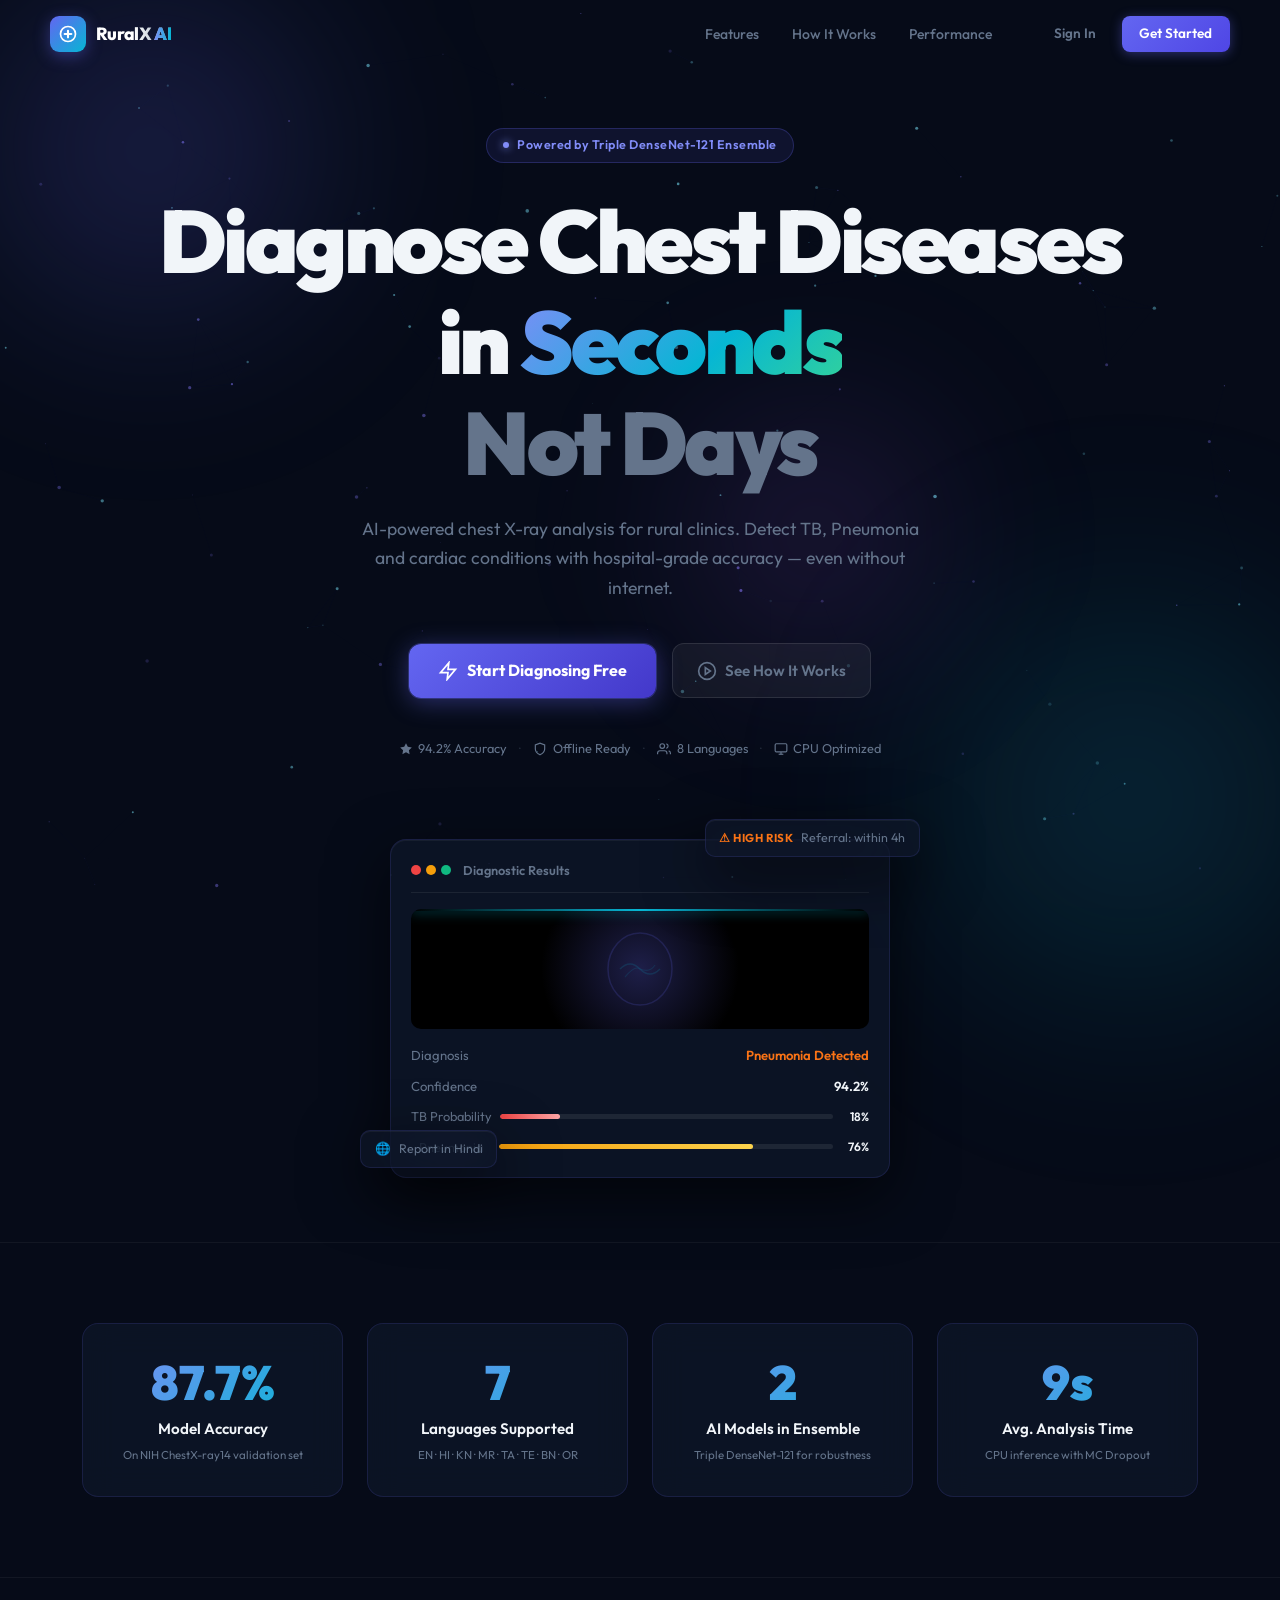
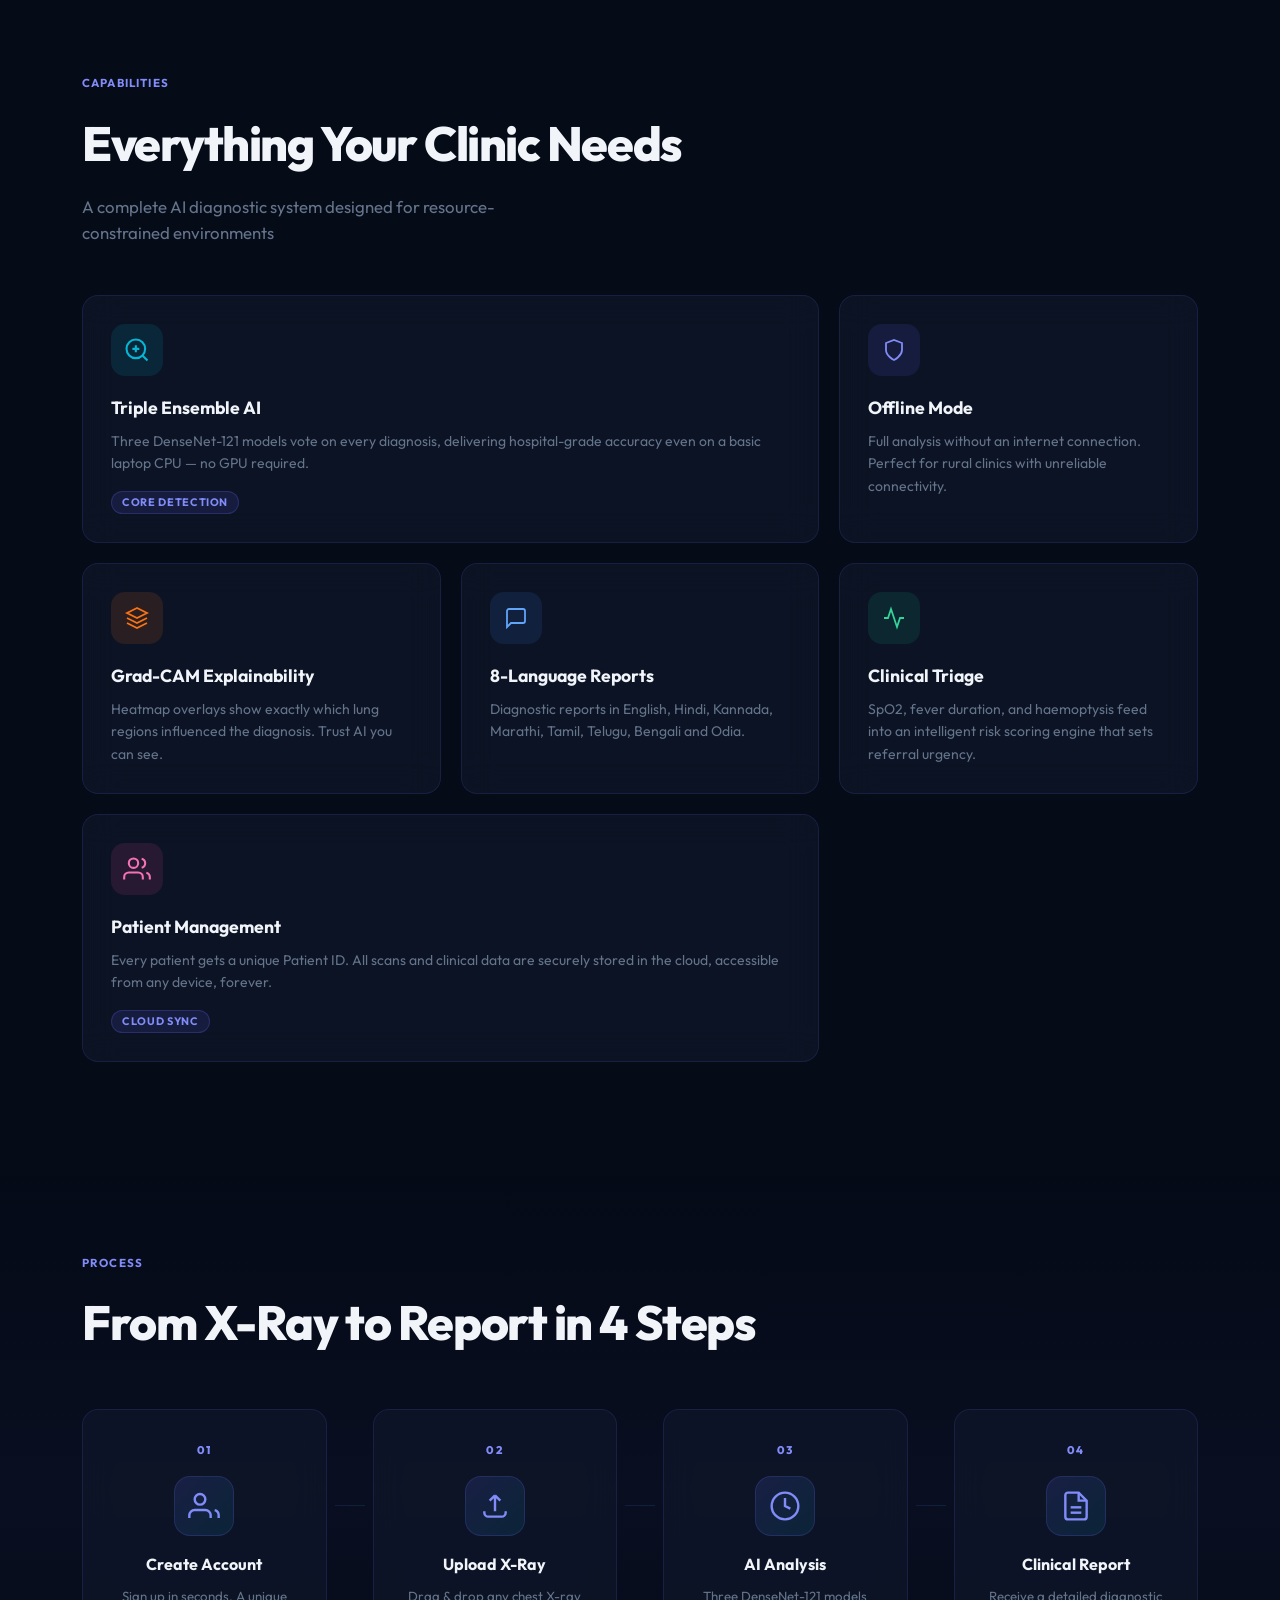
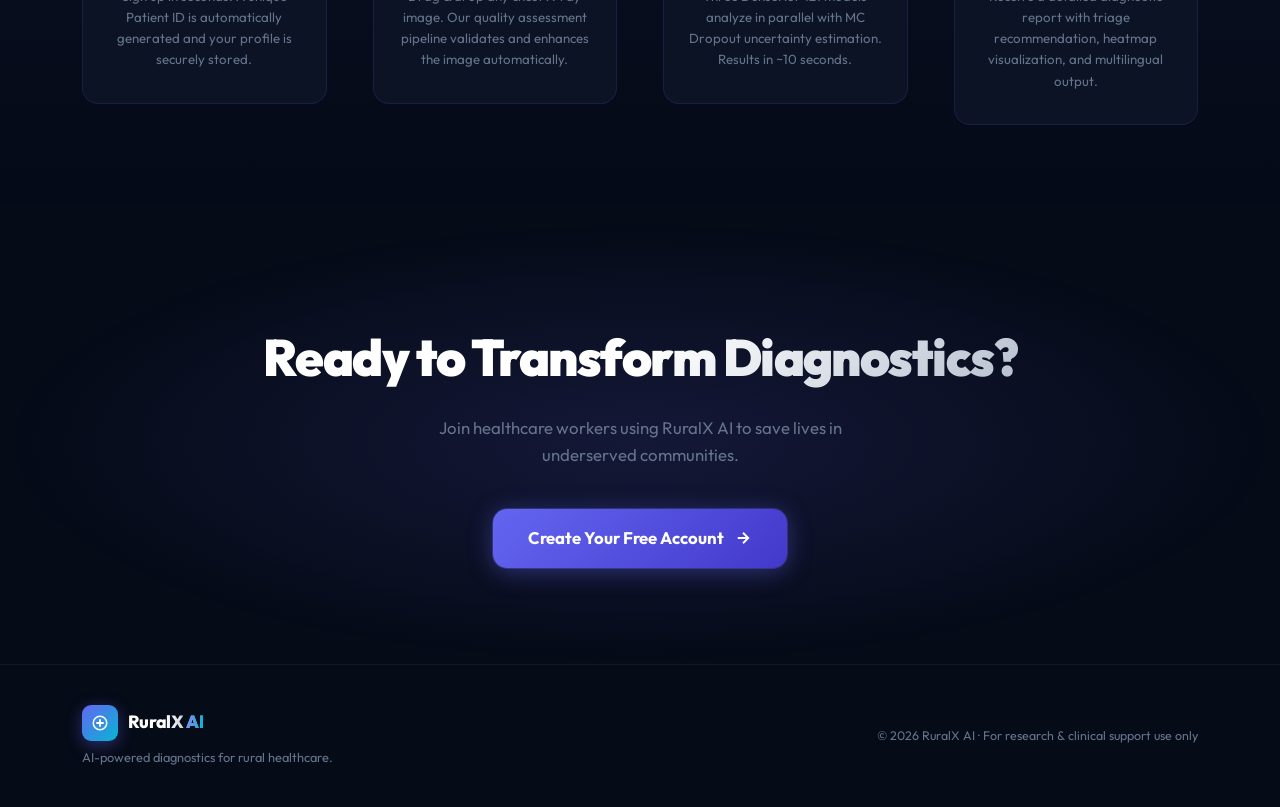
<file: templates/landing.html>
<!DOCTYPE html>
<html lang="en">
<head>
    <meta charset="UTF-8">
    <meta name="viewport" content="width=device-width, initial-scale=1.0">
    <title>RuralX AI | Next-Gen Chest X-Ray Diagnostics for Rural Healthcare</title>
    <meta name="description" content="AI-powered multimodal chest X-ray diagnostics for rural healthcare. Detect TB, Pneumonia and more with 94%+ accuracy. Built for offline environments.">
    <link href="https://fonts.googleapis.com/css2?family=Outfit:wght@300;400;500;600;700;800;900&display=swap" rel="stylesheet">
    <link rel="stylesheet" href="/static/landing.css">
</head>
<body>

<!-- ── Animated Background ── -->
<canvas id="particleCanvas"></canvas>
<div class="orb orb-1"></div>
<div class="orb orb-2"></div>
<div class="orb orb-3"></div>

<!-- ── Navigation ── -->
<nav class="navbar" id="navbar">
    <div class="nav-inner">
        <div class="nav-logo">
            <div class="logo-icon-nav">
                <svg width="20" height="20" viewBox="0 0 24 24" fill="none">
                    <path d="M21 12C21 16.9706 16.9706 21 12 21C7.02944 21 3 16.9706 3 12C3 7.02944 7.02944 3 12 3C16.9706 3 21 7.02944 21 12Z" stroke="#fff" stroke-width="2"/>
                    <path d="M12 8V16M8 12H16" stroke="#fff" stroke-width="2.5" stroke-linecap="round"/>
                </svg>
            </div>
            <span class="nav-brand">RuralX <span class="brand-ai">AI</span></span>
        </div>
        <div class="nav-links">
            <a href="#features" class="nav-link">Features</a>
            <a href="#how-it-works" class="nav-link">How It Works</a>
            <a href="#stats" class="nav-link">Performance</a>
        </div>
        <div class="nav-actions">
            <a href="/auth" class="btn-nav-signin" id="navSignIn">Sign In</a>
            <a href="/auth?mode=signup" class="btn-nav-cta" id="navGetStarted">Get Started</a>
        </div>
    </div>
</nav>

<!-- ── HERO ── -->
<section class="hero">
    <div class="hero-badge">
        <span class="badge-dot"></span>
        Powered by Triple DenseNet-121 Ensemble
    </div>
    <h1 class="hero-title">
        <span class="hero-line-1">Diagnose Chest Diseases</span>
        <span class="hero-line-2">in <span class="gradient-text">Seconds</span></span>
        <span class="hero-line-3">Not Days</span>
    </h1>
    <p class="hero-sub">
        AI-powered chest X-ray analysis for rural clinics. Detect TB, Pneumonia and cardiac conditions with
        hospital-grade accuracy — even without internet.
    </p>
    <div class="hero-actions">
        <a href="/auth?mode=signup" class="btn-primary-hero" id="heroGetStarted">
            <svg width="20" height="20" viewBox="0 0 24 24" fill="none" stroke="currentColor" stroke-width="2"><path d="M13 2L3 14h9l-1 8 10-12h-9l1-8z"/></svg>
            Start Diagnosing Free
        </a>
        <a href="#features" class="btn-ghost-hero">
            <svg width="20" height="20" viewBox="0 0 24 24" fill="none" stroke="currentColor" stroke-width="2"><circle cx="12" cy="12" r="10"/><polygon points="10 8 16 12 10 16 10 8"/></svg>
            See How It Works
        </a>
    </div>
    <div class="hero-trust">
        <div class="trust-item">
            <svg width="14" height="14" viewBox="0 0 24 24" fill="currentColor"><path d="M12 2l3.09 6.26L22 9.27l-5 4.87 1.18 6.88L12 17.77l-6.18 3.25L7 14.14 2 9.27l6.91-1.01L12 2z"/></svg>
            94.2% Accuracy
        </div>
        <div class="trust-sep">·</div>
        <div class="trust-item">
            <svg width="14" height="14" viewBox="0 0 24 24" fill="none" stroke="currentColor" stroke-width="2"><path d="M12 22s8-4 8-10V5l-8-3-8 3v7c0 6 8 10 8 10z"/></svg>
            Offline Ready
        </div>
        <div class="trust-sep">·</div>
        <div class="trust-item">
            <svg width="14" height="14" viewBox="0 0 24 24" fill="none" stroke="currentColor" stroke-width="2"><path d="M17 21v-2a4 4 0 0 0-4-4H5a4 4 0 0 0-4 4v2"/><circle cx="9" cy="7" r="4"/><path d="M23 21v-2a4 4 0 0 0-3-3.87"/><path d="M16 3.13a4 4 0 0 1 0 7.75"/></svg>
            8 Languages
        </div>
        <div class="trust-sep">·</div>
        <div class="trust-item">
            <svg width="14" height="14" viewBox="0 0 24 24" fill="none" stroke="currentColor" stroke-width="2"><rect x="2" y="3" width="20" height="14" rx="2"/><line x1="8" y1="21" x2="16" y2="21"/><line x1="12" y1="17" x2="12" y2="21"/></svg>
            CPU Optimized
        </div>
    </div>

    <!-- Floating UI Mock -->
    <div class="hero-visual">
        <div class="mock-card mock-main">
            <div class="mock-header">
                <div class="mock-dots">
                    <span></span><span></span><span></span>
                </div>
                <span class="mock-title">Diagnostic Results</span>
            </div>
            <div class="mock-xray-area">
                <div class="mock-xray-bg">
                    <div class="mock-xray-glow"></div>
                    <div class="mock-scan-line"></div>
                    <svg width="80" height="80" viewBox="0 0 80 80" fill="none" opacity="0.3">
                        <ellipse cx="40" cy="40" rx="32" ry="36" stroke="rgba(99,102,241,0.6)" stroke-width="1.5" fill="none"/>
                        <path d="M20 40 Q30 30 40 40 Q50 50 60 40" stroke="rgba(6,182,212,0.5)" stroke-width="1.5" fill="none"/>
                        <path d="M25 48 Q35 36 40 40 Q50 44 55 36" stroke="rgba(6,182,212,0.4)" stroke-width="1.2" fill="none"/>
                    </svg>
                </div>
            </div>
            <div class="mock-result">
                <div class="mock-result-row">
                    <span class="mock-label">Diagnosis</span>
                    <span class="mock-value critical">Pneumonia Detected</span>
                </div>
                <div class="mock-result-row">
                    <span class="mock-label">Confidence</span>
                    <span class="mock-value">94.2%</span>
                </div>
                <div class="mock-bar-row">
                    <span class="mock-label">TB Probability</span>
                    <div class="mock-bar-track"><div class="mock-bar-fill danger" style="width: 18%"></div></div>
                    <span class="mock-pct">18%</span>
                </div>
                <div class="mock-bar-row">
                    <span class="mock-label">Pneumonia</span>
                    <div class="mock-bar-track"><div class="mock-bar-fill warning" style="width: 76%"></div></div>
                    <span class="mock-pct">76%</span>
                </div>
            </div>
        </div>
        <div class="mock-card mock-pill mock-risk">
            <span class="risk-badge high">⚠ HIGH RISK</span>
            <span class="mock-sub">Referral: within 4h</span>
        </div>
        <div class="mock-card mock-pill mock-lang">
            <span>🌐</span>
            <span class="mock-sub">Report in Hindi</span>
        </div>
    </div>
</section>

<!-- ── STATS ── -->
<section class="stats-section" id="stats">
    <div class="container">
        <div class="stats-grid">
            <div class="stat-card" data-count="94.2" data-suffix="%">
                <div class="stat-number"><span class="count-val">0</span>%</div>
                <div class="stat-label">Model Accuracy</div>
                <div class="stat-sub">On NIH ChestX-ray14 validation set</div>
            </div>
            <div class="stat-card" data-count="8" data-suffix="">
                <div class="stat-number"><span class="count-val">0</span></div>
                <div class="stat-label">Languages Supported</div>
                <div class="stat-sub">EN · HI · KN · MR · TA · TE · BN · OR</div>
            </div>
            <div class="stat-card" data-count="3" data-suffix="">
                <div class="stat-number"><span class="count-val">0</span></div>
                <div class="stat-label">AI Models in Ensemble</div>
                <div class="stat-sub">Triple DenseNet-121 for robustness</div>
            </div>
            <div class="stat-card" data-count="10" data-suffix="">
                <div class="stat-number"><span class="count-val">0</span>s</div>
                <div class="stat-label">Avg. Analysis Time</div>
                <div class="stat-sub">CPU inference with MC Dropout</div>
            </div>
        </div>
    </div>
</section>

<!-- ── FEATURES ── -->
<section class="features-section" id="features">
    <div class="container">
        <div class="section-label">Capabilities</div>
        <h2 class="section-title">Everything Your Clinic Needs</h2>
        <p class="section-sub">A complete AI diagnostic system designed for resource-constrained environments</p>

        <div class="features-grid">
            <div class="feature-card feature-large">
                <div class="feature-icon-wrap teal">
                    <svg width="28" height="28" viewBox="0 0 24 24" fill="none" stroke="currentColor" stroke-width="1.8"><circle cx="11" cy="11" r="8"/><path d="m21 21-4.35-4.35M11 8v6M8 11h6"/></svg>
                </div>
                <h3>Triple Ensemble AI</h3>
                <p>Three DenseNet-121 models vote on every diagnosis, delivering hospital-grade accuracy even on a basic laptop CPU — no GPU required.</p>
                <div class="feature-tag">Core Detection</div>
            </div>
            <div class="feature-card">
                <div class="feature-icon-wrap purple">
                    <svg width="24" height="24" viewBox="0 0 24 24" fill="none" stroke="currentColor" stroke-width="1.8"><path d="M12 22s8-4 8-10V5l-8-3-8 3v7c0 6 8 10 8 10z"/></svg>
                </div>
                <h3>Offline Mode</h3>
                <p>Full analysis without an internet connection. Perfect for rural clinics with unreliable connectivity.</p>
            </div>
            <div class="feature-card">
                <div class="feature-icon-wrap orange">
                    <svg width="24" height="24" viewBox="0 0 24 24" fill="none" stroke="currentColor" stroke-width="1.8"><path d="M12 2L2 7l10 5 10-5-10-5z"/><path d="M2 17l10 5 10-5M2 12l10 5 10-5"/></svg>
                </div>
                <h3>Grad-CAM Explainability</h3>
                <p>Heatmap overlays show exactly which lung regions influenced the diagnosis. Trust AI you can see.</p>
            </div>
            <div class="feature-card">
                <div class="feature-icon-wrap blue">
                    <svg width="24" height="24" viewBox="0 0 24 24" fill="none" stroke="currentColor" stroke-width="1.8"><path d="M21 15a2 2 0 0 1-2 2H7l-4 4V5a2 2 0 0 1 2-2h14a2 2 0 0 1 2 2z"/></svg>
                </div>
                <h3>8-Language Reports</h3>
                <p>Diagnostic reports in English, Hindi, Kannada, Marathi, Tamil, Telugu, Bengali and Odia.</p>
            </div>
            <div class="feature-card">
                <div class="feature-icon-wrap green">
                    <svg width="24" height="24" viewBox="0 0 24 24" fill="none" stroke="currentColor" stroke-width="1.8"><polyline points="22 12 18 12 15 21 9 3 6 12 2 12"/></svg>
                </div>
                <h3>Clinical Triage</h3>
                <p>SpO2, fever duration, and haemoptysis feed into an intelligent risk scoring engine that sets referral urgency.</p>
            </div>
            <div class="feature-card feature-large">
                <div class="feature-icon-wrap pink">
                    <svg width="28" height="28" viewBox="0 0 24 24" fill="none" stroke="currentColor" stroke-width="1.8"><path d="M17 21v-2a4 4 0 0 0-4-4H5a4 4 0 0 0-4 4v2"/><circle cx="9" cy="7" r="4"/><path d="M23 21v-2a4 4 0 0 0-3-3.87"/><path d="M16 3.13a4 4 0 0 1 0 7.75"/></svg>
                </div>
                <h3>Patient Management</h3>
                <p>Every patient gets a unique Patient ID. All scans and clinical data are securely stored in the cloud, accessible from any device, forever.</p>
                <div class="feature-tag">Cloud Sync</div>
            </div>
        </div>
    </div>
</section>

<!-- ── HOW IT WORKS ── -->
<section class="how-section" id="how-it-works">
    <div class="container">
        <div class="section-label">Process</div>
        <h2 class="section-title">From X-Ray to Report in 4 Steps</h2>

        <div class="steps-grid">
            <div class="step-card">
                <div class="step-number">01</div>
                <div class="step-icon">
                    <svg width="32" height="32" viewBox="0 0 24 24" fill="none" stroke="currentColor" stroke-width="1.8"><path d="M17 21v-2a4 4 0 0 0-4-4H5a4 4 0 0 0-4 4v2"/><circle cx="9" cy="7" r="4"/><path d="M23 21v-2a4 4 0 0 0-3-3.87"/></svg>
                </div>
                <h3>Create Account</h3>
                <p>Sign up in seconds. A unique Patient ID is automatically generated and your profile is securely stored.</p>
            </div>
            <div class="step-connector"></div>
            <div class="step-card">
                <div class="step-number">02</div>
                <div class="step-icon">
                    <svg width="32" height="32" viewBox="0 0 24 24" fill="none" stroke="currentColor" stroke-width="1.8"><path d="M4 16v1a3 3 0 003 3h10a3 3 0 003-3v-1m-4-8l-4-4m0 0L8 8m4-4v12"/></svg>
                </div>
                <h3>Upload X-Ray</h3>
                <p>Drag & drop any chest X-ray image. Our quality assessment pipeline validates and enhances the image automatically.</p>
            </div>
            <div class="step-connector"></div>
            <div class="step-card">
                <div class="step-number">03</div>
                <div class="step-icon">
                    <svg width="32" height="32" viewBox="0 0 24 24" fill="none" stroke="currentColor" stroke-width="1.8"><circle cx="12" cy="12" r="10"/><path d="M12 6v6l4 2"/></svg>
                </div>
                <h3>AI Analysis</h3>
                <p>Three DenseNet-121 models analyze in parallel with MC Dropout uncertainty estimation. Results in ~10 seconds.</p>
            </div>
            <div class="step-connector"></div>
            <div class="step-card">
                <div class="step-number">04</div>
                <div class="step-icon">
                    <svg width="32" height="32" viewBox="0 0 24 24" fill="none" stroke="currentColor" stroke-width="1.8"><path d="M14 2H6a2 2 0 0 0-2 2v16a2 2 0 0 0 2 2h12a2 2 0 0 0 2-2V8z"/><polyline points="14 2 14 8 20 8"/><line x1="16" y1="13" x2="8" y2="13"/><line x1="16" y1="17" x2="8" y2="17"/></svg>
                </div>
                <h3>Clinical Report</h3>
                <p>Receive a detailed diagnostic report with triage recommendation, heatmap visualization, and multilingual output.</p>
            </div>
        </div>
    </div>
</section>

<!-- ── CTA ── -->
<section class="cta-section">
    <div class="cta-glow"></div>
    <div class="container">
        <div class="cta-content">
            <h2 class="cta-title">Ready to Transform Diagnostics?</h2>
            <p class="cta-sub">Join healthcare workers using RuralX AI to save lives in underserved communities.</p>
            <a href="/auth?mode=signup" class="btn-primary-hero large" id="ctaGetStarted">
                Create Your Free Account
                <svg width="18" height="18" viewBox="0 0 24 24" fill="none" stroke="currentColor" stroke-width="2.5"><path d="M5 12h14M12 5l7 7-7 7"/></svg>
            </a>
        </div>
    </div>
</section>

<!-- ── FOOTER ── -->
<footer class="footer">
    <div class="container">
        <div class="footer-inner">
            <div class="footer-brand">
                <div class="nav-logo" style="justify-content: flex-start;">
                    <div class="logo-icon-nav">
                        <svg width="18" height="18" viewBox="0 0 24 24" fill="none">
                            <path d="M21 12C21 16.9706 16.9706 21 12 21C7.02944 21 3 16.9706 3 12C3 7.02944 7.02944 3 12 3C16.9706 3 21 7.02944 21 12Z" stroke="#fff" stroke-width="2"/>
                            <path d="M12 8V16M8 12H16" stroke="#fff" stroke-width="2.5" stroke-linecap="round"/>
                        </svg>
                    </div>
                    <span class="nav-brand">RuralX <span class="brand-ai">AI</span></span>
                </div>
                <p>AI-powered diagnostics for rural healthcare.</p>
            </div>
            <div class="footer-copy">© 2026 RuralX AI · For research & clinical support use only</div>
        </div>
    </div>
</footer>

<script src="/static/landing.js"></script>
</body>
</html>
</file>
<file: static/landing.css>
/* ════════════════════════════════════════════
   RuralX AI – Landing Page Styles
   ════════════════════════════════════════════ */

:root {
    --bg: #060B18;
    --primary: #6366F1;
    --primary-light: #818CF8;
    --primary-glow: rgba(99,102,241,0.4);
    --accent: #06B6D4;
    --accent-glow: rgba(6,182,212,0.3);
    --text: #F1F5F9;
    --muted: #64748B;
    --panel: rgba(15,23,42,0.7);
    --panel-border: rgba(99,102,241,0.15);
    --font: 'Outfit', sans-serif;
}

*, *::before, *::after { box-sizing: border-box; margin: 0; padding: 0; }

html { scroll-behavior: smooth; }

body {
    background: var(--bg);
    color: var(--text);
    font-family: var(--font);
    overflow-x: hidden;
    line-height: 1.6;
}

a { text-decoration: none; color: inherit; }

/* ── Canvas & Orbs ── */
#particleCanvas {
    position: fixed;
    inset: 0;
    z-index: 0;
    pointer-events: none;
}

.orb {
    position: fixed;
    border-radius: 50%;
    filter: blur(80px);
    pointer-events: none;
    z-index: 0;
    animation: orbFloat 12s ease-in-out infinite;
}
.orb-1 { width: 500px; height: 500px; background: radial-gradient(circle, rgba(99,102,241,0.25) 0%, transparent 70%); top: -100px; left: -100px; animation-delay: 0s; }
.orb-2 { width: 600px; height: 600px; background: radial-gradient(circle, rgba(6,182,212,0.18) 0%, transparent 70%); bottom: -200px; right: -150px; animation-delay: -4s; }
.orb-3 { width: 350px; height: 350px; background: radial-gradient(circle, rgba(168,85,247,0.2) 0%, transparent 70%); top: 40%; left: 50%; animation-delay: -8s; }

@keyframes orbFloat {
    0%, 100% { transform: translate(0, 0) scale(1); }
    33% { transform: translate(30px, -40px) scale(1.05); }
    66% { transform: translate(-20px, 20px) scale(0.97); }
}

/* ── Container ── */
.container { max-width: 1180px; margin: 0 auto; padding: 0 2rem; position: relative; z-index: 1; }

/* ══════════════════
   NAVBAR
══════════════════ */
.navbar {
    position: fixed;
    top: 0; left: 0; right: 0;
    z-index: 100;
    padding: 1rem 2rem;
    transition: background 0.4s, backdrop-filter 0.4s, box-shadow 0.4s;
}

.navbar.scrolled {
    background: rgba(6,11,24,0.85);
    backdrop-filter: blur(24px);
    box-shadow: 0 1px 0 rgba(255,255,255,0.06);
}

.nav-inner {
    max-width: 1180px;
    margin: 0 auto;
    display: flex;
    align-items: center;
    gap: 2rem;
}

.nav-logo {
    display: flex;
    align-items: center;
    gap: 0.6rem;
    flex-shrink: 0;
}

.logo-icon-nav {
    width: 36px; height: 36px;
    background: linear-gradient(135deg, var(--primary), var(--accent));
    border-radius: 9px;
    display: flex; align-items: center; justify-content: center;
    box-shadow: 0 4px 16px var(--primary-glow);
    flex-shrink: 0;
}

.nav-brand {
    font-size: 1.1rem;
    font-weight: 800;
    letter-spacing: -0.02em;
    background: linear-gradient(to right, #fff 50%, #94A3B8);
    -webkit-background-clip: text;
    -webkit-text-fill-color: transparent;
}

.brand-ai {
    background: linear-gradient(to right, var(--primary-light), var(--accent));
    -webkit-background-clip: text;
    -webkit-text-fill-color: transparent;
}

.nav-links {
    display: flex;
    align-items: center;
    gap: 0.25rem;
    margin-left: auto;
}

.nav-link {
    padding: 0.4rem 0.9rem;
    font-size: 0.875rem;
    font-weight: 500;
    color: var(--muted);
    border-radius: 7px;
    transition: color 0.2s, background 0.2s;
}
.nav-link:hover { color: var(--text); background: rgba(255,255,255,0.06); }

.nav-actions { display: flex; align-items: center; gap: 0.6rem; }

.btn-nav-signin {
    padding: 0.45rem 1rem;
    font-size: 0.85rem;
    font-weight: 600;
    color: var(--muted);
    border-radius: 8px;
    transition: color 0.2s;
}
.btn-nav-signin:hover { color: var(--text); }

.btn-nav-cta {
    padding: 0.45rem 1.1rem;
    font-size: 0.85rem;
    font-weight: 600;
    background: linear-gradient(135deg, var(--primary), #4F46E5);
    color: #fff;
    border-radius: 8px;
    box-shadow: 0 2px 12px var(--primary-glow);
    transition: transform 0.2s, box-shadow 0.2s;
}
.btn-nav-cta:hover { transform: translateY(-1px); box-shadow: 0 4px 20px var(--primary-glow); }

/* ══════════════════
   HERO
══════════════════ */
.hero {
    position: relative;
    z-index: 1;
    min-height: 100vh;
    display: flex;
    flex-direction: column;
    align-items: center;
    justify-content: center;
    text-align: center;
    padding: 8rem 2rem 4rem;
}

.hero-badge {
    display: inline-flex;
    align-items: center;
    gap: 0.5rem;
    font-size: 0.78rem;
    font-weight: 600;
    letter-spacing: 0.04em;
    color: var(--primary-light);
    background: rgba(99,102,241,0.1);
    border: 1px solid rgba(99,102,241,0.25);
    border-radius: 999px;
    padding: 0.4rem 1rem;
    margin-bottom: 2rem;
    animation: fadeSlideDown 0.8s ease forwards;
    opacity: 0;
}

.badge-dot {
    width: 6px; height: 6px;
    border-radius: 50%;
    background: var(--primary-light);
    box-shadow: 0 0 8px var(--primary-light);
    animation: pulse 2s infinite;
}

@keyframes pulse { 0%,100%{opacity:0.6;transform:scale(0.9)} 50%{opacity:1;transform:scale(1.1)} }

.hero-title {
    font-size: clamp(3rem, 7vw, 5.5rem);
    font-weight: 900;
    line-height: 1.05;
    letter-spacing: -0.04em;
    margin-bottom: 1.5rem;
    display: flex;
    flex-direction: column;
    gap: 0.1em;
}

.hero-line-1 { animation: fadeSlideUp 0.8s 0.1s ease forwards; opacity: 0; }
.hero-line-2 { animation: fadeSlideUp 0.8s 0.25s ease forwards; opacity: 0; }
.hero-line-3 { animation: fadeSlideUp 0.8s 0.4s ease forwards; opacity: 0; color: var(--muted); }

.gradient-text {
    background: linear-gradient(135deg, var(--primary-light) 0%, var(--accent) 60%, #34D399 100%);
    -webkit-background-clip: text;
    -webkit-text-fill-color: transparent;
    background-clip: text;
}

.hero-sub {
    max-width: 560px;
    font-size: 1.1rem;
    color: var(--muted);
    margin-bottom: 2.5rem;
    line-height: 1.7;
    animation: fadeSlideUp 0.8s 0.55s ease forwards;
    opacity: 0;
}

.hero-actions {
    display: flex;
    gap: 1rem;
    align-items: center;
    flex-wrap: wrap;
    justify-content: center;
    animation: fadeSlideUp 0.8s 0.7s ease forwards;
    opacity: 0;
    margin-bottom: 2.5rem;
}

.btn-primary-hero {
    display: inline-flex;
    align-items: center;
    gap: 0.6rem;
    padding: 0.9rem 1.8rem;
    font-size: 1rem;
    font-weight: 700;
    font-family: var(--font);
    background: linear-gradient(135deg, var(--primary), #4338CA);
    color: #fff;
    border-radius: 12px;
    border: none;
    cursor: pointer;
    box-shadow: 0 4px 24px var(--primary-glow), 0 0 0 1px rgba(99,102,241,0.3);
    transition: transform 0.25s, box-shadow 0.25s;
    position: relative;
    overflow: hidden;
}
.btn-primary-hero::before {
    content: '';
    position: absolute;
    inset: 0;
    background: linear-gradient(135deg, rgba(255,255,255,0.15), transparent);
    opacity: 0;
    transition: opacity 0.3s;
}
.btn-primary-hero:hover::before { opacity: 1; }
.btn-primary-hero:hover { transform: translateY(-2px); box-shadow: 0 8px 32px var(--primary-glow); }
.btn-primary-hero.large { padding: 1rem 2.2rem; font-size: 1.05rem; border-radius: 14px; }

.btn-ghost-hero {
    display: inline-flex;
    align-items: center;
    gap: 0.5rem;
    padding: 0.9rem 1.5rem;
    font-size: 0.95rem;
    font-weight: 600;
    color: var(--muted);
    background: rgba(255,255,255,0.05);
    border: 1px solid rgba(255,255,255,0.1);
    border-radius: 12px;
    transition: color 0.2s, background 0.2s, border-color 0.2s;
}
.btn-ghost-hero:hover { color: var(--text); background: rgba(255,255,255,0.09); border-color: rgba(255,255,255,0.2); }

.hero-trust {
    display: flex;
    align-items: center;
    gap: 0.75rem;
    font-size: 0.8rem;
    color: var(--muted);
    animation: fadeSlideUp 0.8s 0.85s ease forwards;
    opacity: 0;
    margin-bottom: 4rem;
}
.trust-item { display: flex; align-items: center; gap: 0.35rem; }
.trust-sep { opacity: 0.3; }

/* ── Hero Visual (Floating Mock UI) ── */
.hero-visual {
    position: relative;
    width: 100%;
    max-width: 500px;
    animation: fadeSlideUp 0.9s 1s ease forwards;
    opacity: 0;
    margin-top: 1rem;
}

.mock-card {
    background: var(--panel);
    border: 1px solid var(--panel-border);
    border-radius: 16px;
    backdrop-filter: blur(20px);
    box-shadow: 0 20px 60px rgba(0,0,0,0.6), inset 0 1px 0 rgba(255,255,255,0.05);
}

.mock-main { padding: 1.25rem; }

.mock-header {
    display: flex;
    align-items: center;
    gap: 0.75rem;
    margin-bottom: 1rem;
    padding-bottom: 0.75rem;
    border-bottom: 1px solid rgba(255,255,255,0.07);
}
.mock-dots { display: flex; gap: 5px; }
.mock-dots span { width: 10px; height: 10px; border-radius: 50%; background: rgba(255,255,255,0.15); }
.mock-dots span:first-child { background: #EF4444; }
.mock-dots span:nth-child(2) { background: #F59E0B; }
.mock-dots span:nth-child(3) { background: #10B981; }
.mock-title { font-size: 0.8rem; font-weight: 600; color: var(--muted); }

.mock-xray-area { margin-bottom: 1rem; }
.mock-xray-bg {
    background: #000;
    border-radius: 10px;
    height: 120px;
    display: flex;
    align-items: center;
    justify-content: center;
    position: relative;
    overflow: hidden;
}
.mock-xray-glow {
    position: absolute;
    width: 200px; height: 200px;
    background: radial-gradient(circle, rgba(99,102,241,0.3) 0%, transparent 70%);
    animation: xrayGlow 3s ease-in-out infinite;
}
@keyframes xrayGlow { 0%,100%{opacity:0.5;transform:scale(0.9)} 50%{opacity:1;transform:scale(1.1)} }

.mock-scan-line {
    position: absolute;
    top: 0; left: 0; right: 0;
    height: 2px;
    background: linear-gradient(to right, transparent, var(--accent), transparent);
    animation: scanLine 2.5s ease-in-out infinite;
    box-shadow: 0 0 12px var(--accent);
}
@keyframes scanLine { 0%{top:0;opacity:1} 100%{top:100%;opacity:0} }

.mock-result { display: flex; flex-direction: column; gap: 0.6rem; }
.mock-result-row { display: flex; justify-content: space-between; font-size: 0.82rem; }
.mock-label { color: var(--muted); }
.mock-value { font-weight: 600; }
.mock-value.critical { color: #F97316; }
.mock-bar-row { display: flex; align-items: center; gap: 0.5rem; font-size: 0.8rem; }
.mock-bar-row .mock-label { min-width: 80px; }
.mock-bar-track { flex: 1; height: 5px; background: rgba(255,255,255,0.08); border-radius: 99px; overflow: hidden; }
.mock-bar-fill { height: 100%; border-radius: 99px; transition: width 1.5s ease; }
.mock-bar-fill.danger { background: linear-gradient(to right, #EF4444, #FCA5A5); }
.mock-bar-fill.warning { background: linear-gradient(to right, #F59E0B, #FCD34D); }
.mock-pct { font-size: 0.75rem; font-weight: 600; width: 28px; text-align: right; }

.mock-pill {
    position: absolute;
    display: flex;
    align-items: center;
    gap: 0.5rem;
    padding: 0.5rem 0.85rem;
    border-radius: 10px;
    font-size: 0.78rem;
}
.mock-risk { top: -20px; right: -30px; animation: floatY 4s ease-in-out infinite; }
.mock-lang { bottom: 10px; left: -30px; animation: floatY 4s ease-in-out infinite; animation-delay: -2s; }
.mock-sub { color: var(--muted); }

.risk-badge { font-weight: 700; font-size: 0.72rem; letter-spacing: 0.04em; }
.risk-badge.high { color: #F97316; }

@keyframes floatY { 0%,100%{transform:translateY(0)} 50%{transform:translateY(-8px)} }

/* ══════════════════
   STATS
══════════════════ */
.stats-section {
    position: relative;
    z-index: 1;
    padding: 5rem 0;
    border-top: 1px solid rgba(255,255,255,0.05);
    border-bottom: 1px solid rgba(255,255,255,0.05);
}

.stats-grid {
    display: grid;
    grid-template-columns: repeat(4, 1fr);
    gap: 1.5rem;
}

@media (max-width: 768px) { .stats-grid { grid-template-columns: repeat(2,1fr); } }

.stat-card {
    text-align: center;
    padding: 2rem 1rem;
    background: var(--panel);
    border: 1px solid var(--panel-border);
    border-radius: 16px;
    backdrop-filter: blur(16px);
    transition: transform 0.3s, box-shadow 0.3s;
    opacity: 0;
    transform: translateY(20px);
    transition: opacity 0.6s ease, transform 0.6s ease, box-shadow 0.3s;
}
.stat-card.visible { opacity: 1; transform: translateY(0); }
.stat-card:hover { box-shadow: 0 8px 32px rgba(0,0,0,0.4), 0 0 0 1px rgba(99,102,241,0.2); transform: translateY(-4px) !important; }

.stat-number {
    font-size: 3rem;
    font-weight: 900;
    background: linear-gradient(135deg, var(--primary-light), var(--accent));
    -webkit-background-clip: text;
    -webkit-text-fill-color: transparent;
    line-height: 1.1;
    margin-bottom: 0.5rem;
}

.stat-label { font-size: 0.95rem; font-weight: 600; margin-bottom: 0.3rem; }
.stat-sub { font-size: 0.72rem; color: var(--muted); }

/* ══════════════════
   FEATURES
══════════════════ */
.features-section {
    position: relative;
    z-index: 1;
    padding: 6rem 0;
}

.section-label {
    font-size: 0.72rem;
    font-weight: 700;
    letter-spacing: 0.1em;
    text-transform: uppercase;
    color: var(--primary-light);
    margin-bottom: 0.75rem;
}

.section-title {
    font-size: clamp(2rem, 4vw, 3rem);
    font-weight: 800;
    letter-spacing: -0.03em;
    margin-bottom: 0.75rem;
}

.section-sub {
    font-size: 1.05rem;
    color: var(--muted);
    margin-bottom: 3rem;
    max-width: 500px;
}

.features-grid {
    display: grid;
    grid-template-columns: repeat(3, 1fr);
    gap: 1.25rem;
}

@media (max-width: 900px) { .features-grid { grid-template-columns: repeat(2,1fr); } }
@media (max-width: 600px) { .features-grid { grid-template-columns: 1fr; } }

.feature-card {
    background: var(--panel);
    border: 1px solid var(--panel-border);
    border-radius: 16px;
    padding: 1.75rem;
    backdrop-filter: blur(16px);
    transition: transform 0.3s, box-shadow 0.3s, border-color 0.3s;
    opacity: 0;
    transform: translateY(24px);
}
.feature-card.visible { opacity: 1; transform: translateY(0); transition: opacity 0.7s ease, transform 0.7s ease, box-shadow 0.3s, border-color 0.3s; }
.feature-card:hover { transform: translateY(-6px) !important; box-shadow: 0 16px 48px rgba(0,0,0,0.5); border-color: rgba(99,102,241,0.35); }
.feature-card.feature-large { grid-column: span 2; }

@media (max-width: 600px) { .feature-card.feature-large { grid-column: span 1; } }

.feature-icon-wrap {
    width: 52px; height: 52px;
    border-radius: 14px;
    display: flex; align-items: center; justify-content: center;
    margin-bottom: 1.1rem;
}
.feature-icon-wrap.teal   { background: rgba(6,182,212,0.12);  color: var(--accent); }
.feature-icon-wrap.purple { background: rgba(99,102,241,0.12); color: var(--primary-light); }
.feature-icon-wrap.orange { background: rgba(249,115,22,0.12); color: #F97316; }
.feature-icon-wrap.blue   { background: rgba(59,130,246,0.12); color: #60A5FA; }
.feature-icon-wrap.green  { background: rgba(16,185,129,0.12); color: #34D399; }
.feature-icon-wrap.pink   { background: rgba(236,72,153,0.12); color: #F472B6; }

.feature-card h3 { font-size: 1.1rem; font-weight: 700; margin-bottom: 0.5rem; }
.feature-card p  { font-size: 0.875rem; color: var(--muted); line-height: 1.6; }

.feature-tag {
    display: inline-block;
    margin-top: 1rem;
    font-size: 0.68rem;
    font-weight: 700;
    letter-spacing: 0.06em;
    text-transform: uppercase;
    color: var(--primary-light);
    background: rgba(99,102,241,0.12);
    border: 1px solid rgba(99,102,241,0.25);
    border-radius: 999px;
    padding: 2px 10px;
}

/* ══════════════════
   HOW IT WORKS
══════════════════ */
.how-section {
    position: relative;
    z-index: 1;
    padding: 6rem 0;
    background: linear-gradient(to bottom, transparent, rgba(99,102,241,0.04), transparent);
}

.steps-grid {
    display: grid;
    grid-template-columns: 1fr auto 1fr auto 1fr auto 1fr;
    align-items: start;
    gap: 0;
    margin-top: 3rem;
}

@media (max-width: 900px) {
    .steps-grid { grid-template-columns: 1fr; gap: 1.5rem; }
    .step-connector { display: none; }
}

.step-card {
    background: var(--panel);
    border: 1px solid var(--panel-border);
    border-radius: 16px;
    padding: 2rem 1.5rem;
    text-align: center;
    backdrop-filter: blur(16px);
    opacity: 0;
    transform: translateY(20px);
    transition: opacity 0.7s ease, transform 0.7s ease, box-shadow 0.3s;
}
.step-card.visible { opacity: 1; transform: translateY(0); }
.step-card:hover { box-shadow: 0 12px 40px rgba(0,0,0,0.4); }

.step-number {
    font-size: 0.7rem;
    font-weight: 800;
    letter-spacing: 0.12em;
    color: var(--primary-light);
    margin-bottom: 1rem;
}

.step-icon {
    width: 60px; height: 60px;
    background: linear-gradient(135deg, rgba(99,102,241,0.15), rgba(6,182,212,0.1));
    border: 1px solid rgba(99,102,241,0.2);
    border-radius: 16px;
    display: flex; align-items: center; justify-content: center;
    margin: 0 auto 1rem;
    color: var(--primary-light);
}

.step-card h3 { font-size: 1rem; font-weight: 700; margin-bottom: 0.5rem; }
.step-card p { font-size: 0.83rem; color: var(--muted); line-height: 1.6; }

.step-connector {
    display: flex;
    align-items: flex-start;
    padding-top: 4rem;
    color: var(--muted);
    opacity: 0.3;
    padding-left: 0.5rem;
    padding-right: 0.5rem;
}
.step-connector::after {
    content: '';
    display: block;
    width: 30px;
    height: 1px;
    background: linear-gradient(to right, var(--primary), var(--accent));
    opacity: 0.5;
    margin-top: 2rem;
}

/* ══════════════════
   CTA
══════════════════ */
.cta-section {
    position: relative;
    z-index: 1;
    padding: 6rem 0;
    text-align: center;
    overflow: hidden;
}

.cta-glow {
    position: absolute;
    inset: 0;
    background: radial-gradient(ellipse at 50% 50%, rgba(99,102,241,0.15) 0%, transparent 70%);
    pointer-events: none;
}

.cta-title {
    font-size: clamp(2rem, 4vw, 3.2rem);
    font-weight: 900;
    letter-spacing: -0.03em;
    margin-bottom: 1rem;
    background: linear-gradient(135deg, #fff 50%, #94A3B8);
    -webkit-background-clip: text;
    -webkit-text-fill-color: transparent;
}

.cta-sub { font-size: 1.05rem; color: var(--muted); margin-bottom: 2.5rem; max-width: 480px; margin-left: auto; margin-right: auto; }

/* ══════════════════
   FOOTER
══════════════════ */
.footer {
    position: relative;
    z-index: 1;
    border-top: 1px solid rgba(255,255,255,0.06);
    padding: 2.5rem 0;
}

.footer-inner {
    display: flex;
    align-items: center;
    justify-content: space-between;
    flex-wrap: wrap;
    gap: 1rem;
}

.footer-brand p { font-size: 0.8rem; color: var(--muted); margin-top: 0.4rem; }
.footer-copy { font-size: 0.78rem; color: var(--muted); }

/* ── Keyframes ── */
@keyframes fadeSlideDown {
    from { opacity: 0; transform: translateY(-16px); }
    to   { opacity: 1; transform: translateY(0); }
}
@keyframes fadeSlideUp {
    from { opacity: 0; transform: translateY(20px); }
    to   { opacity: 1; transform: translateY(0); }
}
</file>
